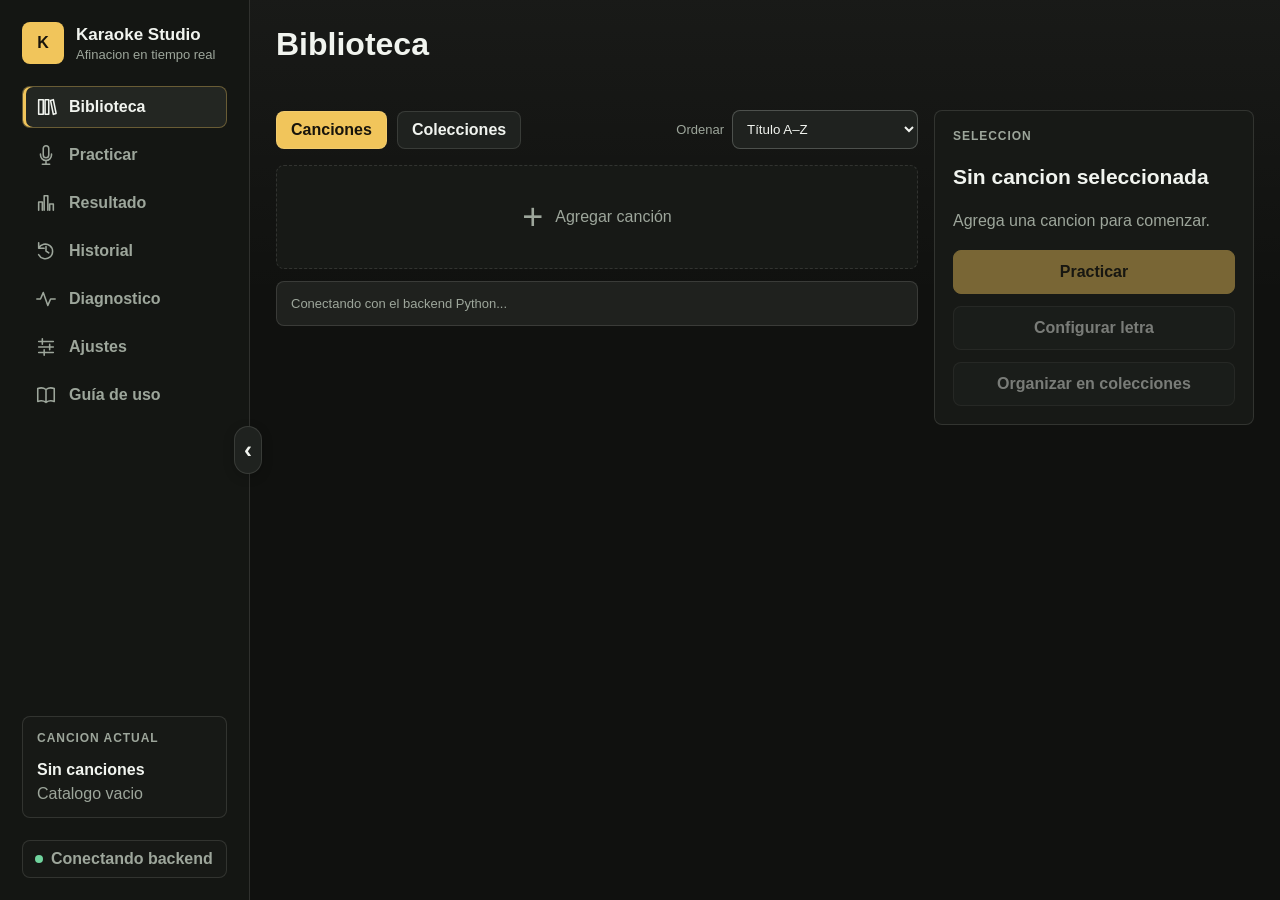
<file: ui_live/index.html>
<!doctype html>
<html lang="es">
<head>
  <meta charset="utf-8">
  <meta name="viewport" content="width=device-width, initial-scale=1">
  <title>Karaoke Studio</title>
  <link rel="stylesheet" href="styles.css">
  <link rel="stylesheet" href="feedback.css">
  <link rel="stylesheet" href="lyrics.css">
  <link rel="stylesheet" href="review.css">
  <link rel="stylesheet" href="tutorial.css">
</head>
<body data-view="library">
  <main class="app-shell">
    <aside class="side-nav">
      <div class="brand">
        <div class="brand-mark">K</div>
        <div>
          <div class="brand-title">Karaoke Studio</div>
          <div class="brand-subtitle">Afinacion en tiempo real</div>
        </div>
      </div>

      <nav class="app-nav" aria-label="Vistas principales">
        <button class="nav-item is-active" type="button" data-view-target="library">Biblioteca</button>
        <button class="nav-item" type="button" data-view-target="practice">Practicar</button>
        <button class="nav-item" type="button" data-view-target="result">Resultado</button>
        <button class="nav-item" type="button" data-view-target="history">Historial</button>
        <button class="nav-item" type="button" data-view-target="diagnostics">Diagnostico</button>
        <button class="nav-item" type="button" data-view-target="settings">Ajustes</button>
        <button class="nav-item" type="button" data-view-target="guide">Guía de uso</button>
      </nav>

      <section class="now-card">
        <div class="section-label">Cancion actual</div>
        <strong id="selectedSongMini">Sin canciones</strong>
        <span id="selectedSongMiniMeta">Catalogo vacio</span>
      </section>

      <div class="status-strip">
        <span class="status-dot" id="statusDot"></span>
        <span id="statusLabel">Listo</span>
      </div>
    </aside>

    <section class="workspace">
      <header class="topbar">
        <div>
          <div class="eyebrow" id="artistLabel">Catalogo</div>
          <h1 id="songTitle">Karaoke Studio</h1>
        </div>
      </header>

      <section class="view-panel" data-view-panel="guide" aria-label="Guía de uso">
        <div class="guide-toolbar">
          <button class="button button-primary" type="button" id="guideLibrary">Ir a la biblioteca</button>
          <button class="button" type="button" id="repeatTutorial">Ver tutorial interactivo</button>
          <label><input id="hideGuide" type="checkbox" disabled> No volver a mostrar al iniciar</label>
          <small role="status" id="guideNotice"></small>
        </div>
        <iframe id="guideFrame" title="Manual de Karaoke Studio por apartados" src="../Guia de Karaoke Studio.html"></iframe>
      </section>
      <section class="view-panel is-active" data-view-panel="library">
        <div id="collectionHeading" hidden><button class="button" id="collectionBack" type="button" aria-label="Volver a colecciones">‹</button><h2 id="collectionTitle"></h2></div>
        <div class="section-head">
          <div>
            <div class="section-label">Biblioteca</div>
            <h2>Canciones</h2>
          </div>
</div>
        <div class="library-layout">
          <section class="song-browser">
            <div class="library-toolbar">
              <button class="button" id="libraryAll" type="button">Canciones</button>
              <button class="button" id="libraryFolders" type="button">Colecciones</button>
              <label>Ordenar <select id="librarySort"><option value="alpha">Título A–Z</option><option value="added">Añadidas recientemente</option><option value="last">Últimas cantadas</option><option value="count">Más cantadas</option></select></label>
            </div>
            <div id="collectionToolbar" hidden><button class="button" id="collectionCreate" type="button">Nueva colección</button><p id="collectionHint"></p></div>
            <div id="collectionGrid"></div>
            <p id="libraryNotice" role="status"></p>
            <button class="song-card song-add-card" id="addButton" type="button" aria-label="Agregar canción"><span aria-hidden="true">+</span><span>Agregar canción</span></button>
            <div class="song-list" id="songList"></div>
          </section>
          <aside class="song-detail">
            <div class="section-label">Seleccion</div>
            <h3 id="librarySongTitle">Sin cancion seleccionada</h3>
            <p id="librarySongMeta">Agrega una cancion para comenzar.</p>
            <button class="button button-primary button-large" id="libraryPracticeButton" type="button" disabled>Practicar</button>
            <button class="button button-large" id="libraryLyricsButton" type="button" disabled>Configurar letra</button>
            <button class="button button-large" id="songCollections" type="button">Organizar en colecciones</button>
          </aside>
        </div>
      </section>

      <section class="view-panel" data-view-panel="practice">
        <div class="section-head">
          <div>
            <div class="section-label">Practicar</div>
            <h2>Referencia y voz en vivo</h2>
          </div>
        </div>
        <div id="practiceChartMount"></div>
      </section>

      <section class="view-panel" data-view-panel="result">
        <div class="section-head">
          <div>
            <div class="section-label">Resultado</div>
            <h2>Toma seleccionada</h2>
          </div>
        </div>
        <p class="feedback-note">Revisa qué te salió bien y qué puedes practicar. El análisis solo incluye las partes que pudimos comparar; no es una nota final de tu interpretación.</p>
        <section class="metrics-grid">
          <article class="metric-tile">
            <span>Notas muy cercanas</span>
            <strong id="metricTight">--</strong>
            <p id="metricTightNote">--</p>
          </article>
          <article class="metric-tile">
            <span>Notas cercanas</span>
            <strong id="metricLoose">--</strong>
            <p id="metricLooseNote">--</p>
          </article>
          <article class="metric-tile">
            <span>Cuánto pudimos revisar</span>
            <strong id="metricTrend">--</strong>
            <p id="metricTrendNote">--</p>
          </article>
          <article class="metric-tile">
            <span>Notas revisadas</span>
            <strong id="metricPoints">--</strong>
            <p id="metricPointsNote">--</p>
          </article>
        </section>
        <div class="result-layout">
          <div id="resultChartMount"></div>
          <div id="resultPlayerMount"></div>
        </div>
        <div id="resultFeedbackMount"></div>
      </section>

      <section class="view-panel" data-view-panel="history">
        <div class="section-head">
          <div>
            <div class="section-label">Historial</div>
            <h2>Tomas guardadas</h2>
          </div>
        </div>
        <div class="history-layout">
          <section class="takes-panel">
            <div class="take-list" id="takeList"></div>
          </section>
          <section class="history-detail">
            <div id="historyChartMount"></div>
            <div id="historyPlayerMount"></div>
            <div id="historyFeedbackMount"></div>
          </section>
        </div>
      </section>

      <section class="view-panel" data-view-panel="diagnostics">
        <div class="section-head">
          <div>
            <div class="section-label">Diagnostico</div>
            <h2>Lectura de referencia</h2>
          </div>
          <button class="button" id="referenceDiagnosticButton" type="button">Analizar referencia</button>
        </div>
        <section class="diagnostic-layout">
          <article class="diagnostic-card">
            <div class="section-label">Capas</div>
            <div class="diagnostic-metrics">
              <div>
                <span>Crudo</span>
                <strong id="diagnosticRawCount">--</strong>
              </div>
              <div>
                <span>Filtrado</span>
                <strong id="diagnosticFilteredCount">--</strong>
              </div>
              <div>
                <span>Corregido</span>
                <strong id="diagnosticCorrectedCount">--</strong>
              </div>
              <div>
                <span>Octavas</span>
                <strong id="diagnosticOctaveCount">--</strong>
              </div>
            </div>
            <p id="diagnosticStatus">Analiza la referencia para revisar que notas se pierden o se corrigen.</p>
          </article>
          <article class="diagnostic-chart-card">
            <div class="diagnostic-legend">
              <span><i class="swatch raw"></i> Crudo</span>
              <span><i class="swatch filtered"></i> Filtrado</span>
              <span><i class="swatch corrected"></i> Corregido</span>
            </div>
            <svg id="diagnosticChart" class="diagnostic-chart" viewBox="0 0 1200 420" role="img" aria-label="Diagnostico de lectura de referencia">
              <g id="diagnosticGridLayer"></g>
              <path id="diagnosticRawPath" class="diagnostic-raw"></path>
              <path id="diagnosticFilteredPath" class="diagnostic-filtered"></path>
              <path id="diagnosticCorrectedPath" class="diagnostic-corrected"></path>
            </svg>
            <div class="diagnostic-empty" id="diagnosticEmpty">Sin diagnostico cargado</div>
          </article>
        </section>
      </section>

      <section class="view-panel" data-view-panel="settings">
        <div class="section-head">
          <div>
            <div class="section-label">Ajustes</div>
            <h2>Audio y deteccion</h2>
          </div>
        </div>
        <section class="settings-grid">
          <article class="session-card feedback-settings">
            <div class="section-label">Explicación de resultados</div>
            <h3>Retroalimentación local</h3>
            <p>Las explicaciones se construyen con las métricas y los eventos de tu interpretación. Funcionan sin cuentas, conexión ni descargas de modelos de lenguaje.</p>
            <p>La sincronización se compensa automáticamente cuando hay evidencia suficiente. Puedes modificarla o desactivarla en el análisis de cada toma.</p>
            <p>Las recomendaciones describen afinación y detección; no evalúan técnica vocal ni ritmo.</p>
          </article>
          <article class="session-card">
            <div class="section-label">Dispositivos</div>
            <label class="setting-row"><span>Micrófono</span><select id="audioInput" aria-label="Micrófono"></select></label>
            <label class="setting-row"><span>Salida al cantar</span><select id="audioOutput" aria-label="Salida al cantar"></select></label>
            <p id="audioDeviceStatus" role="status" class="feedback-note"></p>
            <span id="inputDeviceLabel" hidden></span><span id="outputDeviceLabel" hidden></span>
          </article>
          <article class="session-card">
            <div class="section-label">Diagnostico</div>
            <div class="session-row">
              <span>Ruido</span>
              <strong id="noiseLabel">--</strong>
            </div>
            <div class="session-row">
              <span>Descartes</span>
              <strong id="rejectLabel">--</strong>
            </div>
          </article>
          <article class="session-card">
            <div class="section-label">Grafico</div>
            <label class="setting-row" for="notationSelect">
              <span>Notacion de notas</span>
              <select id="notationSelect">
                <option value="es" selected>Do, Re, Mi (latina)</option>
                <option value="en">C, D, E (anglosajona)</option>
              </select>
            </label>
          </article>
          <article class="session-card">
            <div class="section-label">Apariencia</div>
            <div class="session-row">
              <span>Tema</span>
              <button class="button theme-toggle" id="themeToggleButton" type="button">Tema oscuro</button>
            </div>
          </article>
        </section>
      </section>
    </section>
  </main>

  <section id="preparationProgress" class="preparation-progress hidden" role="status" aria-live="polite">
    <strong id="preparationMessage">Preparando canción…</strong>
    <progress aria-label="Preparación de la canción"></progress>
    <span id="preparationElapsed">La separación puede tardar varios minutos.</span>
  </section>
  <div class="module-dock" id="moduleDock">
    <section class="live-panel" id="chartModule">
      <section id="lyricsPanel" aria-label="Letra sincronizada">
        <div class="lyrics-heading"><strong>LETRA SINCRONIZADA</strong><div class="lyrics-actions"><label><input id="lyricsVisible" type="checkbox" checked> Mostrar</label><button class="button button-small" id="lyricsConfigure" type="button">Configurar letra</button></div></div>
        <div id="lyricsDisplay"><p id="lyricsCurrent">Añade una letra sincronizada para cantar.</p><p id="lyricsNext"></p></div>
        <dialog id="lyricsSettings" aria-labelledby="lyricsDialogTitle"><div class="lyrics-dialog-head"><h2 id="lyricsDialogTitle">Configurar letra</h2><button class="button" id="lyricsClose" type="button" aria-label="Cerrar configuración de letra">Cerrar</button></div>
          <p>Busca una versión que coincida con tu audio o importa un archivo LRC. Se guarda para usarla sin conexión.</p>
          <label>Título <input id="lyricsTitle" type="text"></label>
          <label>Artista <input id="lyricsArtist" type="text"></label>
          <button id="lyricsSearch" type="button">Buscar en LRCLIB</button>
          <label>Importar .lrc <input id="lyricsFile" type="file" accept=".lrc,text/plain"></label>
          <p id="lyricsStatus" role="status"></p><div id="lyricsResults"></div>
          <label>Ajuste de la letra (ms) <input id="lyricsOffset" type="number" min="-30000" max="30000" step="100" value="0"></label>
          <button id="lyricsSaveOffset" type="button">Guardar ajuste</button>
          <p>Un valor positivo retrasa la letra; uno negativo la adelanta. No modifica la evaluación de tu voz.</p>
          <small id="lyricsSource"></small>
        </dialog>
      </section>
      <div class="live-header">
        <div class="timer">
          <span id="currentTime">0:00</span>
          <span>/</span>
          <span id="durationTime">3:12</span>
        </div>
        <div class="live-stats">
          <div class="current-note">
            <span>Tu nota</span>
            <strong id="currentNote">--</strong>
          </div>
          <div class="performance-summary">
            <span>Tendencia de tu voz</span>
            <strong id="averageError">--</strong>
          </div>
        </div>
      </div>

      <div class="chart-shell" id="chartShell">
        <div class="note-ruler" id="noteRuler"></div>
        <svg id="pitchChart" viewBox="0 0 1200 520" preserveAspectRatio="none" role="img" aria-label="Grafico de notas esperadas y obtenidas">
          <g id="gridLayer"></g>
          <g id="referenceBlockLayer"></g>
          <path id="referencePath" class="reference-line"></path>
          <g id="userBlockLayer"></g>
          <g id="userSegmentLayer"></g>
          <path id="userPath" class="user-line"></path>
          <line id="cursorLine" class="cursor-line" x1="0" x2="0" y1="0" y2="520"></line>
        </svg>
        <div class="chart-legend">
          <span><i class="swatch reference"></i> Referencia</span>
          <span><i class="swatch good"></i> Afinado</span>
          <span><i class="swatch near"></i> Cerca</span>
          <span><i class="swatch far"></i> Fuera</span>
          <span><i class="swatch unknown"></i> Sin pareja</span>
        </div>
        <input id="detailX" class="detail-scroll detail-scroll-x" type="range" min="0" max="100" value="0">
        <input id="detailY" class="detail-scroll detail-scroll-y" type="range" min="0" max="100" value="45">
      </div>

      <div class="timeline">
        <div class="timeline-track">
          <div class="timeline-fill" id="timelineFill"></div>
        </div>
      </div>

      <div class="alignment-row">
        <span>Ajustar tiempo</span>
        <input id="visualOffset" type="range" min="-700" max="700" step="10" value="0">
        <strong id="visualOffsetLabel">0 ms</strong>
        <button class="button button-small" id="visualAutoAlignButton" type="button">Auto</button>
        <button class="button button-small" id="visualOffsetResetButton" type="button">0</button>
        <span class="feedback-note" id="visualAlignmentHint">Alineación compartida con el análisis de la toma.</span>
      </div>

      <div class="control-row">
        <button class="button chart-notation-toggle" id="notationToggleButton" type="button">Notas: Do, Re, Mi ⇄</button>
        <button class="button button-primary button-large" id="startButton" type="button">Cantar</button>
        <button class="button button-danger button-large" id="stopButton" type="button" disabled>Detener</button>
        <button class="button button-large" id="detailButton" type="button" disabled>Ver detalle</button>
        <button class="button button-large hidden" id="fullButton" type="button">Ver cancion completa</button>
      </div>
    </section>

    <section class="take-player" id="takePlayer">
      <div class="take-player-head">
        <div>
          <span>Toma guardada</span>
          <strong id="selectedTakeLabel">Sin toma seleccionada</strong>
        </div>
        <div id="takeTimeLabel">0:00 / 0:00</div>
      </div>
      <div class="take-player-controls">
        <button class="button" id="takePlayButton" type="button" disabled>Reproducir toma</button>
        <button class="button" id="takeStopButton" type="button" disabled>Parar</button>
        <button class="button" id="takeRenameButton" type="button" disabled>Renombrar</button>
        <button class="button" id="takeFavoriteButton" type="button" disabled>Favorita</button>
        <button class="button button-danger" id="takeDeleteButton" type="button" disabled>Eliminar toma</button>
      </div>
      <div class="mix-row">
        <button class="button mix-button" id="voiceMuteButton" type="button" disabled>Voz</button>
        <input id="voiceVolume" type="range" min="0" max="100" value="85" disabled>
      </div>
      <div class="mix-row">
        <button class="button mix-button" id="trackMuteButton" type="button" disabled>Pista</button>
        <input id="trackVolume" type="range" min="0" max="100" value="65" disabled>
      </div>
      <div class="sync-row">
        <span>Sincronia pista</span>
        <input id="syncOffset" type="range" min="-300" max="300" value="0" disabled>
        <strong id="syncOffsetLabel">0 ms</strong>
      </div>
    </section>
  </div>

  <div class="modal-backdrop hidden" id="songModal" role="dialog" aria-modal="true" aria-labelledby="songModalTitle">
    <form class="song-modal" id="songModalForm">
      <div class="modal-head">
        <div>
          <div class="section-label" id="songModalEyebrow">Biblioteca</div>
          <h2 id="songModalTitle">Agregar canción</h2>
        </div>
        <button class="button modal-close" id="songModalCancelX" type="button" aria-label="Cerrar">×</button>
      </div>
      <div class="selected-file">
        <span>Audio seleccionado</span>
        <strong id="songModalFileName">Audio</strong>
      </div>
      <label class="modal-field" for="songTitleInput">
        <span>Título</span>
        <input id="songTitleInput" type="text" autocomplete="off" required>
      </label>
      <label class="modal-field" for="songArtistInput">
        <span>Artista</span>
        <input id="songArtistInput" type="text" autocomplete="off">
      </label>
      <p class="modal-error" id="songModalError"></p>
      <div class="modal-actions">
        <button class="button" id="songModalCancel" type="button">Cancelar</button>
        <button class="button button-primary" id="songModalSubmit" type="submit">Agregar</button>
      </div>
    </form>
  </div>

  <div class="modal-backdrop hidden" id="genericModal" role="dialog" aria-modal="true" aria-labelledby="genericModalTitle">
    <form class="song-modal" id="genericModalForm">
      <div class="modal-head">
        <div>
          <div class="section-label" id="genericModalEyebrow">Toma</div>
          <h2 id="genericModalTitle">Gestionar toma</h2>
        </div>
        <button class="button modal-close" id="genericModalCancelX" type="button" aria-label="Cerrar">×</button>
      </div>
      <p class="modal-message" id="genericModalMessage"></p>
      <label class="modal-field hidden" id="genericModalInputRow" for="genericModalInput">
        <span id="genericModalInputLabel">Nombre</span>
        <input id="genericModalInput" type="text" autocomplete="off">
      </label>
      <p class="modal-error" id="genericModalError"></p>
      <div class="modal-actions">
        <button class="button" id="genericModalCancel" type="button">Cancelar</button>
        <button class="button button-primary" id="genericModalSubmit" type="submit">Guardar</button>
      </div>
    </form>
  </div>

  <script src="app.js"></script>
  <script src="youtube.js"></script>
  <script src="feedback.js"></script>
  <script src="lyrics.js"></script>
  <script src="review.js"></script>
  <script src="devices.js"></script>
  <script src="library.js"></script>
  <script src="sidebar.js"></script>
  <script src="tutorial.js"></script>
  <script src="guide.js"></script>
</body>
</html>
</file>
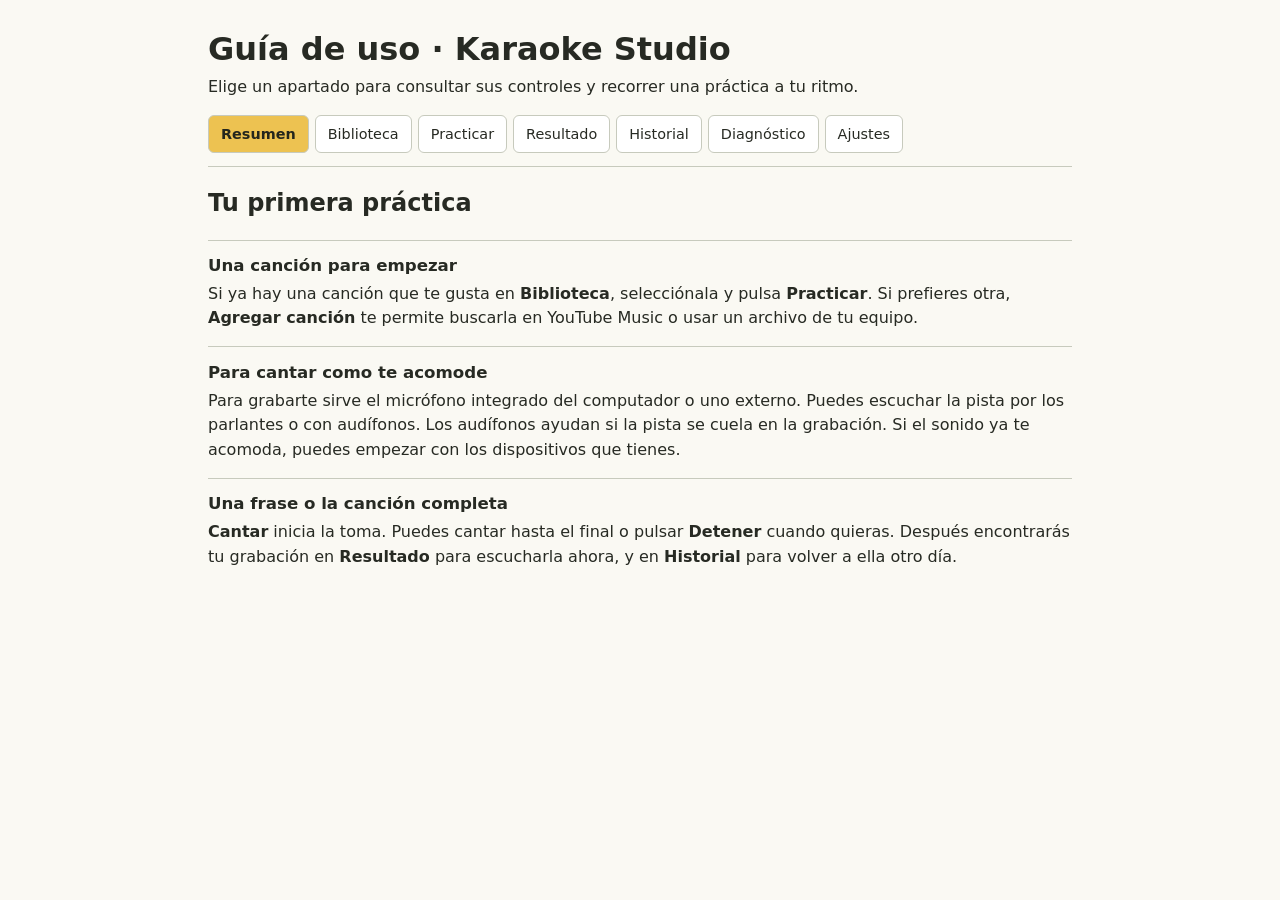
<file: Guia de Karaoke Studio.html>
<!doctype html>
<html lang="es"><head><meta charset="utf-8"><meta name="viewport" content="width=device-width, initial-scale=1"><title>Guía de uso · Karaoke Studio</title>
<style>
:root{color-scheme:light dark;--bg:#faf9f3;--fg:#272a23;--line:#c7cabd;--accent:#edc251;--card:#fff}
@media(prefers-color-scheme:dark){:root{--bg:#171916;--fg:#eef0e8;--line:#464a40;--card:#20231e}}
*{box-sizing:border-box}body{margin:0;padding:clamp(14px,3vw,30px);font:16px/1.55 system-ui,sans-serif;color:var(--fg);background:var(--bg)}main{max-width:54rem;margin:auto}
h1,h2,h3{line-height:1.22}h1{margin:0}header p{margin:.35rem 0 1rem}.tabs{display:flex;flex-wrap:wrap;gap:6px;padding-bottom:.85rem;border-bottom:1px solid var(--line)}
button{font:inherit;font-size:.9rem;color:inherit;background:var(--card);border:1px solid var(--line);border-radius:6px;padding:.4rem .75rem;cursor:pointer}button[aria-selected=true]{background:var(--accent);color:#24261d;font-weight:700}button:focus-visible{outline:3px solid #5895db;outline-offset:2px}
h2{margin:1.35rem 0}h3{font-size:1.04rem;margin:0}article{padding:.95rem 0;border-top:1px solid var(--line)}article p{margin:.35rem 0 0}
@media print{.tabs{display:none}[role=tabpanel][hidden]{display:block}article{break-inside:avoid}}
</style></head><body><main><header><h1>Guía de uso · Karaoke Studio</h1><p>Elige un apartado para consultar sus controles y recorrer una práctica a tu ritmo.</p></header>
<div class="tabs" role="tablist" aria-label="Apartados de la guía"><button id="tab0" type="button" role="tab" aria-controls="panel0" aria-selected="true" tabindex="0">Resumen</button>
<button id="tab1" type="button" role="tab" aria-controls="panel1" aria-selected="false" tabindex="-1">Biblioteca</button>
<button id="tab2" type="button" role="tab" aria-controls="panel2" aria-selected="false" tabindex="-1">Practicar</button>
<button id="tab3" type="button" role="tab" aria-controls="panel3" aria-selected="false" tabindex="-1">Resultado</button>
<button id="tab4" type="button" role="tab" aria-controls="panel4" aria-selected="false" tabindex="-1">Historial</button>
<button id="tab5" type="button" role="tab" aria-controls="panel5" aria-selected="false" tabindex="-1">Diagnóstico</button>
<button id="tab6" type="button" role="tab" aria-controls="panel6" aria-selected="false" tabindex="-1">Ajustes</button></div>
<section role="tabpanel" id="panel0" aria-labelledby="tab0" tabindex="0"><h2>Tu primera práctica</h2>
<article><h3>Una canción para empezar</h3><p>Si ya hay una canción que te gusta en <b>Biblioteca</b>, selecciónala y pulsa <b>Practicar</b>. Si prefieres otra, <b>Agregar canción</b> te permite buscarla en YouTube Music o usar un archivo de tu equipo.</p></article>
<article><h3>Para cantar como te acomode</h3><p>Para grabarte sirve el micrófono integrado del computador o uno externo. Puedes escuchar la pista por los parlantes o con audífonos. Los audífonos ayudan si la pista se cuela en la grabación. Si el sonido ya te acomoda, puedes empezar con los dispositivos que tienes.</p></article>
<article><h3>Una frase o la canción completa</h3><p><b>Cantar</b> inicia la toma. Puedes cantar hasta el final o pulsar <b>Detener</b> cuando quieras. Después encontrarás tu grabación en <b>Resultado</b> para escucharla ahora, y en <b>Historial</b> para volver a ella otro día.</p></article>
</section>
<section role="tabpanel" id="panel1" aria-labelledby="tab1" tabindex="0" hidden><h2>Canciones y colecciones</h2>
<article><h3>Una canción de YouTube Music o de tu equipo</h3><p>En <b>Agregar canción</b> puedes buscar por título y artista, o usar <b>Elegir archivo local</b>. En los resultados de YouTube Music, el artista, el álbum y la duración ayudan a reconocer la versión que buscas. Una grabación con voz le da a la aplicación la melodía que usará como referencia.</p></article>
<article><h3>Qué ocurre al agregarla</h3><p>Después de confirmar el título y el artista con <b>Agregar</b>, la aplicación prepara la pista y detecta las notas de la voz. El panel de progreso muestra cómo va. La aplicación debe permanecer abierta hasta que termine la preparación. La canción quedará en tu biblioteca para las próximas sesiones.</p></article>
<article><h3>Tu repertorio</h3><p>En <b>Canciones</b>, el menú <b>Ordenar</b> permite encontrar un tema por título, por cuándo lo agregaste o por cuánto lo has cantado. Si te gusta agrupar tus canciones, en <b>Colecciones → Nueva colección</b> puedes crear un grupo y añadirle temas desde <b>Organizar en colecciones</b>.</p></article>
</section>
<section role="tabpanel" id="panel2" aria-labelledby="tab2" tabindex="0" hidden><h2>La voz y la referencia en vivo</h2>
<article><h3>Al empezar a cantar</h3><p>Desde la canción seleccionada, <b>Practicar</b> abre el gráfico y <b>Cantar</b> inicia una toma, es decir, una grabación de tu interpretación. Antes de que suene la pista, la aplicación mide el ruido ambiente. Esperar en silencio esos instantes ayuda a que reconozca mejor tu voz.</p></article>
<article><h3>Qué muestra el gráfico</h3><p>El tiempo avanza de izquierda a derecha. Cada bloque marca la altura y la duración de una nota de referencia. Si en ese instante tu trazo queda más arriba, tu voz suena más aguda. Si queda más abajo, suena más grave. Puedes mirar el gráfico mientras cantas o concentrarte en la música y revisarlo después.</p></article>
<article><h3>La letra en pantalla</h3><p>Si te gusta cantar con la letra a la vista, en <b>Configurar letra</b> puedes buscarla en LRCLIB o importar un archivo .lrc sincronizado. Conviene que corresponda a la misma versión de la canción. Si aparece demasiado pronto, un ajuste positivo en milisegundos la retrasa. <b>Guardar ajuste</b> conserva ese cambio y la casilla <b>Mostrar</b> permite ocultar la letra.</p></article>
<article><h3>Hasta dónde cantar</h3><p><b>Detener</b> termina la toma y permite revisar lo que alcanzaste a cantar. Si solo te interesa el primer coro, ese puede ser tu punto de cierre. Para escuchar cómo cambia de un intento a otro, suele ayudar cantar hasta la misma frase.</p></article>
</section>
<section role="tabpanel" id="panel3" aria-labelledby="tab3" tabindex="0" hidden><h2>Tu interpretación</h2>
<article><h3>Cuánto se pudo revisar</h3><p><b>Notas revisadas</b> indica cuántas notas de referencia pudieron compararse con tu voz. Si aparecen 3 de 12, los porcentajes de cercanía describen esas tres. La grabación completa sigue disponible para escuchar el resto del pasaje.</p></article>
<article><h3>Qué significan los porcentajes</h3><p><b>Notas muy cercanas</b> incluye las notas comparadas que quedaron a medio semitono o menos de la referencia (50 cents). <b>Notas cercanas</b> incluye las que quedaron a un semitono o menos (100 cents). Una nota muy cercana cuenta en ambos porcentajes.</p></article>
<article><h3>Una frase que te interese</h3><p>En <b>Análisis por fragmentos</b> puedes elegir un intervalo y usar <b>Escuchar mi fragmento</b> para oírlo junto con la observación que aparece en pantalla. Por ejemplo, si la última nota quedó más grave de lo que buscabas, podrías probar un final un poco más agudo en otra toma.</p></article>
<article><h3>Tu voz, sola o con la pista</h3><p><b>Reproducir toma</b> permite escuchar cómo suena tu voz junto al acompañamiento. Si prefieres oírla sola, puedes silenciar la pista. <b>Ver detalle</b> acerca el gráfico y la vista de canción completa permite ubicar ese pasaje dentro del tema.</p></article>
</section>
<section role="tabpanel" id="panel4" aria-labelledby="tab4" tabindex="0" hidden><h2>Tus grabaciones</h2>
<article><h3>Dónde están tus grabaciones</h3><p><b>Historial</b> muestra las tomas de la canción seleccionada en Biblioteca. Al elegir una toma, el gráfico, el reproductor y el análisis pasan a mostrar esa grabación. Para ver las de otro tema, puedes cambiar de canción en Biblioteca.</p></article>
<article><h3>Cómo reconocer una toma</h3><p>Si quieres recordar qué estabas practicando, <b>Renombrar</b> te permite ponerle un nombre como «Primera vez que canto el coro». También puedes marcar una toma como <b>Favorita</b> para reconocerla al volver.</p></article>
<article><h3>Dos versiones de una misma frase</h3><p>Si quieres seguir tu avance, una opción es escuchar el mismo pasaje en dos tomas. Además de cómo te suena, puedes mirar dónde quedó tu voz respecto de la referencia y cuántas notas se compararon en cada intento. <b>Eliminar toma</b> corresponde a la grabación seleccionada.</p></article>
</section>
<section role="tabpanel" id="panel5" aria-labelledby="tab5" tabindex="0" hidden><h2>La referencia de la canción</h2>
<article><h3>De dónde sale la referencia</h3><p>Si te da curiosidad cómo se identificaron las notas de la canción, <b>Analizar referencia</b> muestra la lectura de la voz original del tema seleccionado. El análisis de tu propia toma está en Resultado e Historial.</p></article>
<article><h3>Las tres líneas del gráfico</h3><p>La leyenda identifica tres lecturas de la misma voz. <b>Crudo</b> muestra la altura detectada inicialmente. <b>Filtrado</b> muestra los puntos que se conservaron y <b>Corregido</b>, la altura tras los ajustes. Para ver qué cambió en una nota, puedes comparar las líneas en el mismo punto del eje de tiempo.</p></article>
<article><h3>Cuando una nota parece saltar</h3><p>A veces la referencia cambia bruscamente de altura en una vocal que suena sostenida. Mirar ese instante en las tres líneas permite ver si el salto estaba en la detección inicial o cambió después. El indicador <b>Octavas</b> da información sobre las correcciones de octava.</p></article>
</section>
<section role="tabpanel" id="panel6" aria-labelledby="tab6" tabindex="0" hidden><h2>Sonido y preferencias</h2>
<article><h3>Por dónde entra y sale el sonido</h3><p>Si quieres cambiar de dispositivo, <b>Micrófono</b> permite elegir entre las entradas disponibles y <b>Salida al cantar</b>, por dónde escucharás la pista. La selección se guarda al elegirla y se aplica a la próxima grabación. Si hay una toma en curso, puedes cambiar el dispositivo cuando termine.</p></article>
<article><h3>Si tu voz no aparece en el gráfico</h3><p>Conviene comprobar que esté seleccionado el micrófono que estás usando y que Windows permita el acceso. Una toma corta suele bastar para probarlo. Si el micrófono recoge mucho acompañamiento, puedes bajar el volumen de los parlantes o probar con audífonos. <b>Ruido</b> y <b>Descartes</b> ofrecen más detalles sobre la detección.</p></article>
<article><h3>El gráfico a tu gusto</h3><p>En <b>Notación de notas</b> puedes elegir los nombres que te resulten más familiares, como Do, Re, Mi o C, D, E. Ambas opciones representan las mismas alturas. En <b>Apariencia</b> puedes elegir el tema claro u oscuro.</p></article>
<article><h3>Al abrir la aplicación</h3><p>Si prefieres empezar en Biblioteca, la casilla <b>No volver a mostrar al iniciar</b> está en <b>Guía de uso</b>. La guía queda disponible en el menú lateral, donde también puedes volver a activar su aparición al inicio.</p></article>
</section>
</main><script>
const tabs = Array.from(document.querySelectorAll('[role="tab"]'));
function select(tab) {
  for (const item of tabs) {
    const active = item === tab;
    item.setAttribute('aria-selected', String(active));
    item.tabIndex = active ? 0 : -1;
    document.getElementById(item.getAttribute('aria-controls')).hidden = !active;
  }
}
tabs.forEach((tab, index) => {
  tab.onclick = () => select(tab);
  tab.onkeydown = event => {
    const next = {ArrowRight:(index+1)%tabs.length, ArrowLeft:(index+tabs.length-1)%tabs.length, Home:0, End:tabs.length-1}[event.key];
    if (next === undefined) return;
    event.preventDefault();
    select(tabs[next]);
    tabs[next].focus();
  };
});
if (window.self !== window.top) document.querySelector('header h1').hidden = true;
</script></body></html>
</file>
<file: ui_live/styles.css>
:root {
  --bg: #10110f;
  --surface: #171916;
  --surface-2: #1f221f;
  --surface-3: #292d29;
  --side-bg: #141613;
  --ink: #f1f4ef;
  --muted: #9da69b;
  --soft: rgba(241, 244, 239, 0.07);
  --line: rgba(241, 244, 239, 0.12);
  --line-strong: rgba(241, 244, 239, 0.22);
  --gold: #f1c55b;
  --gold-ink: #18140b;
  --orange: #e68a00;
  --reference: #d9e0e8;
  --blue: #65b7ff;
  --red: #ff746d;
  --green: #70d49e;
  --near: #f0c74e;
  --shadow: 0 28px 90px rgba(0, 0, 0, 0.34);
  --body-glow: rgba(241, 244, 239, 0.04);
  --nav-active-line: rgba(241, 197, 91, 0.34);
  --recording-glow: rgba(255, 116, 109, 0.14);
  --primary-hover: #ffd57e;
  --danger-ink: #ffe7e4;
  --danger-bg: rgba(255, 116, 109, 0.18);
  --danger-line: rgba(255, 116, 109, 0.46);
  --modal-backdrop: rgba(5, 6, 5, 0.72);
  --modal-glow: rgba(241, 197, 91, 0.08);
  --selected-file-bg: rgba(241, 244, 239, 0.06);
  --focus-line: rgba(241, 197, 91, 0.76);
  --focus-ring: rgba(241, 197, 91, 0.14);
  --error-ink: #ffaaa4;
  --song-active-bg: #20231f;
  --song-active-line: rgba(241, 197, 91, 0.36);
  --take-active-bg: #1d2225;
  --take-active-line: rgba(101, 183, 255, 0.36);
  --chart-bg: #0d0f0d;
  --chart-ruler-bg: rgba(16, 17, 15, 0.9);
  --chart-grid-y: rgba(241, 244, 239, 0.13);
  --chart-grid-x: rgba(241, 244, 239, 0.08);
  --grid-line: rgba(241, 244, 239, 0.14);
  --reference-block-fill: rgba(217, 224, 232, 0.58);
  --reference-block-stroke: rgba(246, 249, 252, 0.38);
  --reference-line: rgba(217, 224, 232, 0.5);
  --user-line: rgba(250, 252, 250, 0.9);
  --user-line-shadow: rgba(241, 244, 239, 0.2);
  --user-unknown-fill: rgba(241, 244, 239, 0.28);
  --user-unknown-stroke: rgba(241, 244, 239, 0.48);
  --note-chip-bg: #cbd3df;
  --note-chip-ink: #171b1a;
  --note-chip-hover: #e0e6ee;
  --chart-legend-bg: rgba(13, 15, 13, 0.78);
  --swatch-unknown: rgba(241, 244, 239, 0.72);
  --swatch-raw: rgba(255, 255, 255, 0.55);
  --timeline-bg: rgba(241, 244, 239, 0.12);
  --diagnostic-chart-bg: #0d0f0d;
  --diagnostic-grid-y: rgba(241, 244, 239, 0.1);
  --diagnostic-grid-x: rgba(241, 244, 239, 0.07);
  --diagnostic-legend-bg: rgba(13, 15, 13, 0.78);
  --diagnostic-grid-line: rgba(241, 244, 239, 0.12);
  --diagnostic-note-label: #cbd3df;
  --diagnostic-raw: rgba(255, 255, 255, 0.32);
  --diagnostic-filtered: rgba(255, 116, 109, 0.82);
  --diagnostic-corrected: rgba(112, 212, 158, 0.92);
  --take-preview-bg: rgba(13, 15, 13, 0.72);
}

body[data-theme="light"] {
  --bg: #eef2f3;
  --surface: #ffffff;
  --surface-2: #f3f6f5;
  --surface-3: #e6ecea;
  --side-bg: #e4ebea;
  --ink: #17201d;
  --muted: #63736d;
  --soft: rgba(37, 58, 53, 0.07);
  --line: rgba(31, 49, 45, 0.14);
  --line-strong: rgba(31, 49, 45, 0.24);
  --gold: #d99922;
  --gold-ink: #1d1608;
  --orange: #c97900;
  --reference: #68737b;
  --blue: #1f7cc2;
  --red: #d24942;
  --green: #238c57;
  --near: #c48a16;
  --shadow: 0 24px 70px rgba(41, 57, 54, 0.16);
  --body-glow: rgba(31, 124, 194, 0.07);
  --nav-active-line: rgba(217, 153, 34, 0.42);
  --recording-glow: rgba(210, 73, 66, 0.16);
  --primary-hover: #ebb64f;
  --danger-ink: #6e201b;
  --danger-bg: rgba(210, 73, 66, 0.1);
  --danger-line: rgba(210, 73, 66, 0.34);
  --modal-backdrop: rgba(20, 29, 27, 0.32);
  --modal-glow: rgba(217, 153, 34, 0.11);
  --selected-file-bg: rgba(31, 49, 45, 0.05);
  --focus-line: rgba(217, 153, 34, 0.72);
  --focus-ring: rgba(217, 153, 34, 0.16);
  --error-ink: #b8332e;
  --song-active-bg: #f8f1df;
  --song-active-line: rgba(217, 153, 34, 0.44);
  --take-active-bg: #e8f3fb;
  --take-active-line: rgba(31, 124, 194, 0.34);
  --chart-bg: #f8faf9;
  --chart-ruler-bg: rgba(228, 235, 234, 0.92);
  --chart-grid-y: rgba(31, 49, 45, 0.11);
  --chart-grid-x: rgba(31, 49, 45, 0.07);
  --grid-line: rgba(31, 49, 45, 0.15);
  --reference-block-fill: rgba(91, 101, 108, 0.32);
  --reference-block-stroke: rgba(61, 71, 78, 0.34);
  --reference-line: rgba(91, 101, 108, 0.48);
  --user-line: rgba(23, 32, 29, 0.9);
  --user-line-shadow: rgba(23, 32, 29, 0.1);
  --user-unknown-fill: rgba(31, 49, 45, 0.18);
  --user-unknown-stroke: rgba(31, 49, 45, 0.34);
  --note-chip-bg: #dce4ea;
  --note-chip-ink: #17201d;
  --note-chip-hover: #cdd9df;
  --chart-legend-bg: rgba(255, 255, 255, 0.84);
  --swatch-unknown: rgba(31, 49, 45, 0.42);
  --swatch-raw: rgba(23, 32, 29, 0.42);
  --timeline-bg: rgba(31, 49, 45, 0.13);
  --diagnostic-chart-bg: #f8faf9;
  --diagnostic-grid-y: rgba(31, 49, 45, 0.1);
  --diagnostic-grid-x: rgba(31, 49, 45, 0.07);
  --diagnostic-legend-bg: rgba(255, 255, 255, 0.84);
  --diagnostic-grid-line: rgba(31, 49, 45, 0.14);
  --diagnostic-note-label: #44515b;
  --diagnostic-raw: rgba(23, 32, 29, 0.32);
  --diagnostic-filtered: rgba(210, 73, 66, 0.82);
  --diagnostic-corrected: rgba(35, 140, 87, 0.92);
  --take-preview-bg: rgba(255, 255, 255, 0.72);
}

* {
  box-sizing: border-box;
}

body {
  min-height: 100vh;
  margin: 0;
  color: var(--ink);
  background:
    linear-gradient(180deg, var(--body-glow), transparent 300px),
    var(--bg);
  font-family: Inter, "Segoe UI", Arial, sans-serif;
}

button,
input {
  font: inherit;
}

.app-shell {
  display: grid;
  grid-template-columns: 250px minmax(0, 1fr);
  min-height: 100vh;
}

.side-nav {
  display: flex;
  flex-direction: column;
  gap: 22px;
  min-width: 0;
  padding: 22px;
  background: var(--side-bg);
  border-right: 1px solid var(--line);
}

.brand,
.status-strip,
.section-head,
.library-actions,
.song-meta,
.live-header,
.live-stats,
.chart-legend,
.timeline,
.control-row,
.take-card-head,
.take-player-head,
.take-player-controls,
.mix-row,
.sync-row,
.session-row,
.diagnostic-legend {
  display: flex;
  align-items: center;
}

.brand {
  gap: 12px;
}

.brand-mark {
  width: 42px;
  height: 42px;
  display: grid;
  place-items: center;
  color: var(--gold-ink);
  background: var(--gold);
  border-radius: 8px;
  font-weight: 850;
}

.brand-title {
  font-size: 17px;
  font-weight: 760;
}

.brand-subtitle,
.eyebrow,
.section-label,
.song-artist,
.song-meta,
.now-card span,
.song-detail p,
.take-card-head span,
.take-card-note,
.take-player-head span,
.take-player-head div:last-child,
.sync-row span,
.sync-row strong,
.session-row span,
.diagnostic-card p,
.diagnostic-metrics span,
.metric-tile span,
.current-note span,
.performance-summary span {
  color: var(--muted);
}

.brand-subtitle {
  margin-top: 2px;
  font-size: 13px;
}

.app-nav {
  display: grid;
  gap: 6px;
}

.nav-item {
  width: 100%;
  min-height: 42px;
  padding: 0 12px;
  color: var(--muted);
  text-align: left;
  background: transparent;
  border: 1px solid transparent;
  border-radius: 8px;
  cursor: pointer;
  font-weight: 760;
}

.nav-item:hover,
.nav-item.is-active {
  color: var(--ink);
  background: var(--soft);
  border-color: var(--line);
}

.nav-item.is-active {
  border-color: var(--nav-active-line);
  box-shadow: inset 3px 0 0 var(--gold);
}

.now-card,
.session-card,
.song-detail,
.diagnostic-card,
.diagnostic-chart-card,
.metric-tile,
.take-player,
.live-panel {
  border: 1px solid var(--line);
  border-radius: 8px;
  background: var(--surface);
}

.now-card {
  display: grid;
  gap: 6px;
  margin-top: auto;
  padding: 14px;
}

.now-card strong,
.now-card span {
  overflow: hidden;
  text-overflow: ellipsis;
  white-space: nowrap;
}

.status-strip {
  gap: 8px;
  min-height: 38px;
  padding: 0 12px;
  color: var(--muted);
  background: var(--surface);
  border: 1px solid var(--line);
  border-radius: 8px;
  font-weight: 760;
}

.status-dot {
  width: 8px;
  height: 8px;
  border-radius: 99px;
  background: var(--green);
}

.status-dot.is-recording {
  background: var(--red);
  box-shadow: 0 0 0 6px var(--recording-glow);
}

.workspace {
  min-width: 0;
  padding: 26px;
}

.topbar {
  display: flex;
  justify-content: space-between;
  gap: 18px;
  align-items: flex-start;
  min-height: 66px;
  margin-bottom: 18px;
}

.eyebrow {
  margin-bottom: 5px;
  font-size: 12px;
  font-weight: 800;
  letter-spacing: 0.08em;
  text-transform: uppercase;
}

h1,
h2,
h3,
p {
  margin-top: 0;
}

h1 {
  margin-bottom: 0;
  font-size: 32px;
  letter-spacing: 0;
}

h2 {
  margin-bottom: 0;
  font-size: 24px;
  letter-spacing: 0;
}

h3 {
  margin-bottom: 8px;
  font-size: 21px;
  letter-spacing: 0;
}

.section-label {
  margin-bottom: 10px;
  font-size: 12px;
  font-weight: 800;
  letter-spacing: 0.08em;
  text-transform: uppercase;
}

.section-head {
  justify-content: space-between;
  gap: 16px;
  margin-bottom: 18px;
}

.view-panel {
  display: none;
}

.view-panel.is-active {
  display: block;
}

.library-layout,
.history-layout,
.result-layout,
.settings-grid,
.diagnostic-layout {
  display: grid;
  gap: 16px;
  align-items: start;
}

.library-layout {
  grid-template-columns: minmax(0, 1fr) 320px;
}

.history-layout {
  grid-template-columns: 330px minmax(0, 1fr);
}

.result-layout {
  grid-template-columns: minmax(0, 1fr) 330px;
}

.settings-grid {
  grid-template-columns: repeat(2, minmax(0, 1fr));
}

.diagnostic-layout {
  grid-template-columns: 320px minmax(0, 1fr);
}

.library-actions,
.control-row {
  gap: 10px;
  flex-wrap: wrap;
}

.button {
  min-height: 38px;
  padding: 0 14px;
  color: var(--ink);
  background: var(--surface-2);
  border: 1px solid var(--line);
  border-radius: 8px;
  cursor: pointer;
  font-weight: 760;
}

.button:hover:not(:disabled) {
  background: var(--surface-3);
}

.button:disabled {
  cursor: not-allowed;
  opacity: 0.45;
}

.button-primary {
  color: var(--gold-ink);
  background: var(--gold);
  border-color: var(--gold);
}

.button-primary:hover:not(:disabled) {
  background: var(--primary-hover);
}

.button-danger {
  color: var(--danger-ink);
  background: var(--danger-bg);
  border-color: var(--danger-line);
}

.button-large {
  min-height: 44px;
  padding-inline: 18px;
}

.modal-open {
  overflow: hidden;
}

.modal-backdrop {
  position: fixed;
  z-index: 60;
  inset: 0;
  display: grid;
  place-items: center;
  padding: 24px;
  background: var(--modal-backdrop);
  backdrop-filter: blur(10px);
}

.song-modal {
  width: min(480px, 100%);
  display: grid;
  gap: 16px;
  padding: 20px;
  color: var(--ink);
  background:
    linear-gradient(180deg, var(--modal-glow), transparent 140px),
    var(--surface);
  border: 1px solid var(--line-strong);
  border-radius: 8px;
  box-shadow: var(--shadow);
}

.modal-head,
.modal-actions {
  display: flex;
  align-items: center;
  justify-content: space-between;
  gap: 12px;
}

.modal-head h2 {
  margin-bottom: 0;
}

.modal-close {
  width: 38px;
  min-height: 38px;
  padding: 0;
  font-size: 24px;
  line-height: 1;
}

.selected-file {
  display: grid;
  gap: 5px;
  padding: 12px;
  background: var(--selected-file-bg);
  border: 1px solid var(--line);
  border-radius: 8px;
}

.selected-file span,
.modal-field span {
  color: var(--muted);
  font-size: 12px;
  font-weight: 760;
  text-transform: uppercase;
}

.selected-file strong {
  overflow: hidden;
  text-overflow: ellipsis;
  white-space: nowrap;
}

.modal-message {
  margin: 0;
  color: var(--muted);
  line-height: 1.45;
}

.modal-field {
  display: grid;
  gap: 8px;
}

.modal-field input {
  width: 100%;
  min-height: 44px;
  padding: 0 13px;
  color: var(--ink);
  background: var(--surface-2);
  border: 1px solid var(--line);
  border-radius: 8px;
  outline: none;
}

.modal-field input:focus {
  border-color: var(--focus-line);
  box-shadow: 0 0 0 3px var(--focus-ring);
}

.modal-error {
  min-height: 18px;
  margin: 0;
  color: var(--error-ink);
  font-size: 13px;
}

.modal-actions {
  justify-content: flex-end;
}

.song-browser,
.takes-panel {
  min-width: 0;
}

.song-list,
.take-list {
  display: grid;
  gap: 10px;
}

.take-list {
  max-height: calc(100vh - 168px);
  overflow: auto;
  padding-right: 3px;
}

.empty-state {
  padding: 14px;
  color: var(--muted);
  background: var(--soft);
  border: 1px solid var(--line);
  border-radius: 8px;
  font-size: 13px;
}

.song-card,
.take-card {
  width: 100%;
  color: var(--ink);
  text-align: left;
  border-radius: 8px;
  cursor: pointer;
}

.song-card {
  display: grid;
  gap: 8px;
  padding: 15px;
  background: var(--surface);
  border: 1px solid var(--line);
}

.song-card:hover,
.song-card.is-active {
  background: var(--song-active-bg);
  border-color: var(--song-active-line);
}

.take-card {
  padding: 12px;
  background: var(--surface);
  border: 1px solid var(--line);
}

.take-card:hover,
.take-card.is-active {
  background: var(--take-active-bg);
  border-color: var(--take-active-line);
}

.song-title {
  overflow: hidden;
  font-weight: 760;
  text-overflow: ellipsis;
  white-space: nowrap;
}

.song-artist {
  font-size: 13px;
}

.song-meta {
  gap: 8px;
  font-size: 12px;
}

.song-detail {
  display: grid;
  gap: 12px;
  padding: 18px;
}

.song-detail p {
  margin-bottom: 6px;
  line-height: 1.45;
}

.live-panel {
  padding: 16px;
  box-shadow: var(--shadow);
}

.live-header {
  justify-content: space-between;
  gap: 14px;
  margin-bottom: 14px;
}

.live-stats {
  gap: 26px;
  justify-content: flex-end;
}

.timer {
  display: flex;
  gap: 8px;
  align-items: baseline;
  font-size: 34px;
  font-weight: 830;
  tab-size: 4;
}

.timer span:nth-child(2),
.timer span:nth-child(3) {
  color: var(--muted);
  font-size: 18px;
  font-weight: 650;
}

.current-note,
.performance-summary {
  min-width: 118px;
  text-align: right;
}

.current-note strong,
.performance-summary strong {
  display: block;
  margin-top: 2px;
  font-size: 30px;
}

.chart-shell {
  position: relative;
  overflow: hidden;
  min-height: 460px;
  border: 1px solid var(--line-strong);
  border-radius: 8px;
  background:
    linear-gradient(90deg, var(--chart-ruler-bg) 0 56px, transparent 56px),
    repeating-linear-gradient(to bottom, transparent 0 31px, var(--chart-grid-y) 32px),
    repeating-linear-gradient(to right, transparent 0 94px, var(--chart-grid-x) 95px),
    var(--chart-bg);
}

#pitchChart {
  position: absolute;
  inset: 0;
  width: 100%;
  height: 100%;
}

.chart-notation-toggle {
  position: absolute;
  z-index: 9;
  top: 12px;
  left: 12px;
  min-height: 32px;
  padding: 0 10px;
  color: var(--note-chip-ink);
  background: var(--note-chip-bg);
  border-color: var(--line-strong);
  border-radius: 4px;
  font-size: 12px;
  line-height: 1;
  white-space: nowrap;
}

.chart-notation-toggle:hover:not(:disabled) {
  background: var(--note-chip-hover);
}

.grid-line {
  stroke: var(--grid-line);
  stroke-width: 1;
}

.reference-line,
.user-line {
  fill: none;
  stroke-linecap: round;
  stroke-linejoin: round;
}

.reference-blocks {
  fill: var(--reference-block-fill);
  stroke: var(--reference-block-stroke);
  stroke-width: 1;
}

.reference-line {
  stroke: var(--reference-line);
  stroke-width: 2;
}

.user-line {
  fill: none;
  stroke: var(--user-line);
  stroke-width: 2;
  stroke-linecap: round;
  stroke-linejoin: round;
  filter: drop-shadow(0 0 4px var(--user-line-shadow));
}

.user-note-blocks {
  opacity: 0.78;
  stroke-width: 1;
}

.user-note-blocks.user-good {
  fill: rgba(112, 212, 158, 0.78);
  stroke: rgba(161, 239, 193, 0.58);
}

.user-note-blocks.user-near {
  fill: rgba(240, 199, 78, 0.78);
  stroke: rgba(255, 224, 126, 0.58);
}

.user-note-blocks.user-far {
  fill: rgba(255, 116, 109, 0.78);
  stroke: rgba(255, 172, 166, 0.58);
}

.user-note-blocks.user-unknown {
  fill: var(--user-unknown-fill);
  stroke: var(--user-unknown-stroke);
}

.cursor-line {
  stroke: var(--gold);
  stroke-width: 2;
}

.cursor-line.is-outside-window {
  opacity: 0.35;
}

.note-ruler {
  display: none;
}

.note-ruler-label-bg {
  fill: var(--note-chip-bg);
}

.note-ruler-label {
  fill: var(--note-chip-ink);
  font-size: 13px;
  font-weight: 760;
  pointer-events: none;
  user-select: none;
}

.chart-legend {
  position: absolute;
  top: 12px;
  right: 12px;
  gap: 14px;
  flex-wrap: wrap;
  justify-content: flex-end;
  max-width: calc(100% - 88px);
  padding: 8px 10px;
  color: var(--muted);
  background: var(--chart-legend-bg);
  border: 1px solid var(--line);
  border-radius: 8px;
  font-size: 13px;
  font-weight: 720;
}

.swatch {
  width: 18px;
  height: 4px;
  display: inline-block;
  margin-right: 6px;
  border-radius: 99px;
  vertical-align: middle;
}

.swatch.reference {
  background: var(--reference);
}

.swatch.good {
  background: var(--green);
}

.swatch.near {
  background: var(--near);
}

.swatch.far {
  background: var(--red);
}

.swatch.unknown {
  background: var(--swatch-unknown);
}

.swatch.raw {
  background: var(--swatch-raw);
}

.swatch.filtered {
  background: var(--red);
}

.swatch.corrected {
  background: var(--green);
}

.detail-scroll {
  position: absolute;
  display: none;
  z-index: 8;
  accent-color: var(--gold);
}

.chart-shell.is-detail .detail-scroll {
  display: block;
}

.detail-scroll-x {
  right: 58px;
  bottom: 10px;
  left: 66px;
  width: calc(100% - 124px);
}

.detail-scroll-y {
  top: calc(50% - 14px);
  right: -138px;
  width: 320px;
  height: 28px;
  transform: rotate(-90deg);
  transform-origin: center;
}

.timeline {
  margin: 14px 0;
}

.timeline-track {
  width: 100%;
  height: 8px;
  overflow: hidden;
  background: var(--timeline-bg);
  border-radius: 99px;
}

.timeline-fill {
  width: 0;
  height: 100%;
  background: var(--gold);
}

.alignment-row {
  display: grid;
  grid-template-columns: auto minmax(180px, 1fr) 72px auto auto;
  gap: 10px;
  align-items: center;
  margin-bottom: 14px;
  color: var(--muted);
  font-size: 13px;
}

.alignment-row input {
  accent-color: var(--gold);
}

.alignment-row strong {
  color: var(--ink);
  text-align: right;
  white-space: nowrap;
}

.button-small {
  min-height: 32px;
  padding-inline: 10px;
}

.take-player {
  display: grid;
  gap: 10px;
  padding: 13px;
}

.take-player-head {
  justify-content: space-between;
  gap: 12px;
  font-size: 13px;
}

.take-player-head strong {
  display: block;
  margin-top: 2px;
}

.take-player-controls {
  gap: 8px;
  flex-wrap: wrap;
}

.mix-row,
.sync-row {
  gap: 10px;
}

.mix-button {
  min-width: 92px;
}

.mix-button.is-muted {
  color: var(--danger-ink);
  border-color: var(--danger-line);
}

.mix-row input,
.sync-row input {
  flex: 1;
  min-width: 120px;
  accent-color: var(--gold);
}

.sync-row {
  font-size: 13px;
}

body:not([data-view="practice"]) #startButton,
body:not([data-view="practice"]) #stopButton {
  display: none;
}

.metrics-grid {
  display: grid;
  grid-template-columns: repeat(4, minmax(0, 1fr));
  gap: 12px;
  margin-bottom: 16px;
}

.metric-tile {
  padding: 15px;
}

.metric-tile strong {
  display: block;
  margin-top: 7px;
  font-size: 24px;
  line-height: 1.08;
}

.metric-tile p {
  min-height: 34px;
  margin: 8px 0 0;
  color: var(--muted);
  font-size: 13px;
  line-height: 1.3;
}

.diagnostic-card {
  padding: 16px;
}

.diagnostic-metrics {
  display: grid;
  grid-template-columns: repeat(2, minmax(0, 1fr));
  gap: 10px;
}

.diagnostic-metrics div {
  padding: 12px;
  background: var(--soft);
  border: 1px solid var(--line);
  border-radius: 8px;
}

.diagnostic-metrics strong {
  display: block;
  margin-top: 4px;
  font-size: 23px;
  line-height: 1.08;
}

.diagnostic-card p {
  margin: 14px 0 0;
  line-height: 1.45;
}

.diagnostic-chart-card {
  position: relative;
  min-height: 440px;
  padding: 0;
  overflow: hidden;
  background:
    repeating-linear-gradient(to bottom, transparent 0 27px, var(--diagnostic-grid-y) 28px),
    repeating-linear-gradient(to right, transparent 0 95px, var(--diagnostic-grid-x) 96px),
    var(--diagnostic-chart-bg);
}

.diagnostic-chart {
  display: block;
  width: 100%;
  min-height: 440px;
}

.diagnostic-legend {
  position: absolute;
  z-index: 2;
  top: 12px;
  right: 12px;
  gap: 12px;
  padding: 8px 10px;
  color: var(--muted);
  background: var(--diagnostic-legend-bg);
  border: 1px solid var(--line);
  border-radius: 8px;
  font-size: 13px;
  font-weight: 720;
}

.diagnostic-empty {
  position: absolute;
  inset: 0;
  display: grid;
  place-items: center;
  color: var(--muted);
  pointer-events: none;
}

.diagnostic-empty.is-hidden {
  display: none;
}

.diagnostic-grid-line {
  stroke: var(--diagnostic-grid-line);
  stroke-width: 1;
}

.diagnostic-note-label {
  fill: var(--diagnostic-note-label);
  font-size: 12px;
  font-weight: 720;
}

.diagnostic-raw,
.diagnostic-filtered,
.diagnostic-corrected {
  fill: none;
  stroke-linecap: round;
  stroke-linejoin: round;
}

.diagnostic-raw {
  stroke: var(--diagnostic-raw);
  stroke-width: 1;
}

.diagnostic-filtered {
  stroke: var(--diagnostic-filtered);
  stroke-width: 1.6;
}

.diagnostic-corrected {
  stroke: var(--diagnostic-corrected);
  stroke-width: 1.8;
}

.take-card-head {
  justify-content: space-between;
  gap: 10px;
  font-size: 12px;
}

.take-card-head strong {
  min-width: 0;
  overflow: hidden;
  color: var(--ink);
  text-overflow: ellipsis;
  white-space: nowrap;
}

.take-card-head span {
  flex: 0 0 auto;
}

.take-card-meta {
  display: flex;
  gap: 8px;
  align-items: center;
  min-width: 0;
  color: var(--muted);
  font-size: 12px;
}

.take-card-meta span:first-child {
  min-width: 0;
  overflow: hidden;
  text-overflow: ellipsis;
  white-space: nowrap;
}

.take-favorite-badge {
  flex: 0 0 auto;
  padding: 2px 7px;
  color: var(--gold-ink);
  background: var(--gold);
  border-radius: 999px;
  font-weight: 760;
}

.take-preview {
  width: 100%;
  height: 54px;
  margin-top: 8px;
  background: var(--take-preview-bg);
  border: 1px solid var(--line);
  border-radius: 6px;
}

.take-preview-ref,
.take-preview-user {
  fill: none;
  stroke-linecap: round;
  stroke-linejoin: round;
}

.take-preview-ref {
  stroke: var(--blue);
  stroke-width: 2.6;
}

.take-preview-user {
  stroke: var(--red);
  stroke-width: 2.6;
}

.take-card-note {
  margin-top: 8px;
  font-size: 12px;
}

.session-card {
  padding: 16px;
}

.session-row {
  justify-content: space-between;
  gap: 12px;
  padding: 11px 0;
  border-top: 1px solid var(--line);
  font-size: 13px;
}

.setting-row {
  display: grid;
  gap: 10px;
  padding-top: 11px;
  border-top: 1px solid var(--line);
  color: var(--muted);
  font-size: 13px;
}

.setting-row select {
  min-height: 40px;
  width: 100%;
  padding: 0 12px;
  color: var(--ink);
  background: var(--surface-2);
  border: 1px solid var(--line);
  border-radius: 8px;
  cursor: pointer;
}

.session-row strong {
  max-width: 280px;
  overflow: hidden;
  text-align: right;
  text-overflow: ellipsis;
  white-space: nowrap;
}

.module-dock {
  display: none;
}

.hidden {
  display: none;
}

@media (max-width: 1100px) {
  .library-layout,
  .history-layout,
  .result-layout,
  .settings-grid,
  .diagnostic-layout {
    grid-template-columns: 1fr;
  }

  .take-list {
    max-height: 360px;
  }

  .metrics-grid {
    grid-template-columns: repeat(2, minmax(0, 1fr));
  }
}

@media (max-width: 820px) {
  .app-shell {
    grid-template-columns: 1fr;
  }

  .side-nav {
    border-right: 0;
    border-bottom: 1px solid var(--line);
  }

  .app-nav {
    grid-template-columns: repeat(3, minmax(0, 1fr));
  }

  .nav-item {
    text-align: center;
  }

  .nav-item.is-active {
    box-shadow: inset 0 -3px 0 var(--gold);
  }

  .now-card {
    margin-top: 0;
  }

  .workspace {
    padding: 18px;
  }

  .section-head,
  .live-header {
    align-items: stretch;
    flex-direction: column;
  }

  .live-stats {
    justify-content: flex-start;
  }

  .current-note,
  .performance-summary {
    text-align: left;
  }
}

@media (max-width: 620px) {
  .side-nav,
  .workspace {
    padding: 16px;
  }

  .app-nav {
    grid-template-columns: repeat(2, minmax(0, 1fr));
  }

  h1 {
    font-size: 28px;
  }

  .topbar {
    flex-direction: column;
    min-height: 0;
  }

  .chart-shell {
    min-height: 360px;
  }

  .alignment-row {
    grid-template-columns: 1fr;
  }

  .alignment-row strong {
    text-align: left;
  }

  .metrics-grid {
    grid-template-columns: 1fr;
  }
}
.guide-toolbar {display:flex;align-items:center;flex-wrap:wrap;gap:12px;margin-bottom:12px}
.guide-toolbar label {cursor:pointer}
#guideFrame {width:100%;height:clamp(320px, calc(100vh - 210px), 980px);border:1px solid var(--line);border-radius:10px;color-scheme:dark}
body[data-theme="light"] #guideFrame {color-scheme:light}
</file>
<file: ui_live/feedback.css>
.feedback-panel { margin-top: 24px; border: 1px solid var(--line); border-radius: 18px; background: var(--surface); padding: 24px; }
.feedback-panel h2, .feedback-panel h3 { margin: 4px 0 12px; }
.feedback-panel p { line-height: 1.6; }
.feedback-kicker { color: var(--gold); font-size: 11px; letter-spacing: .13em; text-transform: uppercase; }
.feedback-note { color: var(--muted); font-size: 13px; line-height: 1.6; }
.feedback-stats { display: grid; grid-template-columns: repeat(auto-fit, minmax(min(170px, 100%), 1fr)); gap: 12px; margin: 0 0 20px; }
.feedback-stat { min-width: 0; padding: 16px; color: var(--muted); background: var(--surface); border: 1px solid var(--line); border-radius: 8px; }
.feedback-stat strong { display: block; color: var(--ink); font-size: 24px; margin-top: 8px; }
.feedback-layout { display: grid; grid-template-columns: minmax(170px, 230px) minmax(0, 1fr); gap: 24px; margin-top: 24px; }
.feedback-list { display: flex; flex-direction: column; gap: 8px; max-height: 520px; overflow-y: auto; padding: 2px; }
.feedback-fragment { text-align: left; color: var(--ink); background: var(--surface-2); border: 1px solid var(--line); border-radius: 10px; padding: 12px; cursor: pointer; }
.feedback-fragment[aria-pressed="true"] { border-color: var(--gold); background: var(--surface-3); }
.feedback-fragment span { display: block; font-size: 12px; color: var(--muted); margin-top: 6px; }
.feedback-fragment:focus-visible { outline: 2px solid var(--gold); outline-offset: 1px; }
.feedback-copy { min-width: 0; overflow-wrap: anywhere; }
.feedback-copy ul { padding-left: 20px; line-height: 1.65; }
.feedback-copy li { margin: 8px 0; }
.feedback-copy details { margin-top: 20px; padding: 14px; border: 1px solid var(--line); border-radius: 10px; }
.feedback-copy summary { cursor: pointer; color: var(--muted); }
.feedback-actions { display: flex; flex-wrap: wrap; gap: 8px; margin: 12px 0; }
.feedback-settings label { display: flex; flex-direction: column; gap: 6px; margin: 12px 0; }
.feedback-settings input, .feedback-settings select { width: 100%; border: 1px solid var(--line); background: var(--surface-2); color: var(--ink); padding: 10px; border-radius: 8px; }
.feedback-settings p { color: var(--muted); line-height: 1.5; font-size: 13px; }
.feedback-tag { font-size: 12px; color: var(--muted); }
@media (max-width: 1050px) { .feedback-layout { grid-template-columns: 1fr; } .feedback-list { max-height: 210px; } }
.preparation-progress { position: fixed; z-index: 100; bottom: 28px; right: 28px; width: min(420px, 85vw); padding: 22px; border: 1px solid var(--gold); background: var(--surface); border-radius: 14px; box-shadow: var(--shadow); }
.preparation-progress progress { display: block; width: 100%; height: 12px; margin: 16px 0; accent-color: var(--gold); }
.preparation-progress span { color: var(--muted); font-size: 13px; }
.feedback-alignment { border: 1px solid var(--line); padding: 14px; border-radius: 12px; margin: 18px 0; }
.feedback-alignment input { width: 100px; background: var(--surface-2); color: var(--ink); border: 1px solid var(--line); padding: 8px; border-radius: 6px; margin: 0 8px; }
</file>
<file: ui_live/lyrics.css>
#lyricsPanel {padding:16px 22px; border-bottom:1px solid #5555;}
.lyrics-heading {display:flex;justify-content:space-between;align-items:center;gap:16px;}
#lyricsDisplay {text-align:center;min-height:95px;padding:12px;}
#lyricsCurrent {font-size:clamp(20px,2.5vw,30px);font-weight:700;margin:8px 0;white-space:pre-line;color:var(--accent,#efc65a);}
#lyricsNext {opacity:.65;min-height:1.5em;margin:8px 0;white-space:pre-line;}
#lyricsSettings summary {cursor:pointer;}
#lyricsSettings label {display:inline-flex;gap:8px;align-items:center;margin:8px;flex-wrap:wrap;}
#lyricsSettings input {max-width:100%;}
#lyricsSettings p,#lyricsSource {font-size:13px;opacity:.8;}
#lyricsResults {display:flex;flex-direction:column;gap:8px;max-height:220px;overflow:auto;}
#lyricsResults button {white-space:normal;text-align:left;padding:10px;}
/* Compact performance surface; configuration lives in a modal. */
#lyricsPanel {padding:8px 8px 12px; margin-bottom:8px;}
.lyrics-heading {font-size:11px;letter-spacing:.08em;color:var(--muted);}
.lyrics-actions {display:flex;align-items:center;gap:14px;letter-spacing:normal;}
.lyrics-actions label {display:flex;align-items:center;gap:6px;}
#lyricsDisplay {min-height:0;padding:4px 12px;}
#lyricsCurrent {font-size:clamp(18px,2vw,26px);line-height:1.25;margin:6px 0;overflow-wrap:anywhere;}
#lyricsNext {font-size:14px;line-height:1.3;margin:4px 0;}
#lyricsSettings {width:min(680px,calc(100vw - 32px));max-height:85dvh;box-sizing:border-box;overflow:auto;padding:24px;border:1px solid var(--line-strong);border-radius:16px;background:var(--surface);color:var(--ink);box-shadow:var(--shadow);}
#lyricsSettings::backdrop {background:var(--modal-backdrop);backdrop-filter:blur(4px);}
.lyrics-dialog-head {display:flex;justify-content:space-between;align-items:center;gap:16px;margin-bottom:16px;}
#lyricsSettings label {margin:8px 0;display:flex;justify-content:space-between;gap:16px;}
#lyricsSettings input {min-width:0;background:var(--surface-2);color:var(--ink);border:1px solid var(--line-strong);border-radius:8px;padding:10px;font:inherit;box-sizing:border-box;}
#lyricsSettings input[type=text] {width:75%;}
#lyricsSettings button {background:var(--surface-2);color:var(--ink);border:1px solid var(--line-strong);border-radius:8px;padding:10px 14px;cursor:pointer;font:inherit;}
#lyricsSettings button:hover {border-color:var(--gold);background:var(--surface-3);}
#lyricsSearch {background:var(--gold)!important;color:var(--gold-ink)!important;font-weight:700!important;}
#lyricsResults {max-height:240px;margin:12px 0;}
#lyricsStatus {color:var(--gold);}
@media (min-width: 901px) {
  body[data-view=practice] .workspace {padding:16px 24px;}
  body[data-view=practice] .topbar {min-height:42px;margin-bottom:10px;}
  body[data-view=practice] .topbar h1 {font-size:26px;}
  body[data-view=practice] .section-head {display:none;}
  body[data-view=practice] #chartModule {padding:12px;}
  body[data-view=practice] .live-header {margin-bottom:8px;}
  body[data-view=practice] .timer {font-size:26px;}
  body[data-view=practice] .live-stats strong {font-size:22px;}
  body[data-view=practice] .chart-shell {min-height:220px;height:calc(100dvh - 470px);}

  body[data-view=practice] .timeline {margin:8px 0;}
  body[data-view=practice] .control-row {margin-top:8px;}
  body[data-view=practice] .chart-legend {font-size:11px;gap:8px;padding:5px 8px;}
}

/* Practice: a compact control rail leaves the pitch canvas its vertical space. */
@media (min-width: 901px) {
  body[data-view=practice] #chartModule {display:grid;grid-template-columns:155px minmax(0,1fr);grid-template-rows:auto auto auto 1fr auto;column-gap:16px;align-items:start;}
  body[data-view=practice] #lyricsPanel {grid-column:2;grid-row:1;margin:0;padding:4px 0 10px;}
  body[data-view=practice] .live-header {grid-column:1;grid-row:1;display:flex;flex-direction:column;align-items:stretch;gap:12px;margin:0;padding:8px 0;}
  body[data-view=practice] .live-stats {display:flex;flex-direction:column;align-items:start;gap:8px;}
  body[data-view=practice] .current-note,body[data-view=practice] .performance-summary {text-align:left;min-width:0;}
  body[data-view=practice] .live-stats strong {display:inline;margin-left:8px;font-size:18px;}
  body[data-view=practice] .live-stats span {font-size:12px;}
  body[data-view=practice] .chart-shell {grid-column:2;grid-row:2 / 5;min-height:330px;height:calc(100dvh - 270px);}
  body[data-view=practice] .control-row {grid-column:1;grid-row:2;display:flex;flex-direction:column;align-items:stretch;gap:8px;margin:12px 0;}
  body[data-view=practice] .control-row .button {width:100%;white-space:normal;}
  body[data-view=practice] .alignment-row {grid-column:1;grid-row:3;display:flex;flex-wrap:wrap;gap:10px;margin-top:12px;padding-top:16px;border-top:1px solid var(--line);}
  body[data-view=practice] .alignment-row>span:first-child {width:100%;}
  body[data-view=practice] .alignment-row input {width:100%;min-width:0;flex-basis:100%;}
  body[data-view=practice] .alignment-row strong {text-align:left;min-width:0;}
  body[data-view=practice] #visualAlignmentHint {font-size:11px;line-height:1.5;}
  body[data-view=practice] .timeline {grid-column:2;grid-row:5;margin:8px 0 0;}
}
</file>
<file: ui_live/review.css>
.review-tabs {display:flex;flex-wrap:wrap;gap:8px;margin:0 0 12px;}
.review-tabs button[aria-pressed=true] {background:var(--gold);color:var(--gold-ink);border-color:var(--gold);}
.review-caption {color:var(--muted);font-size:13px;margin-bottom:18px;}
body:is([data-view=result],[data-view=history]) #lyricsPanel {display:none;}
body:is([data-view=result],[data-view=history]) .section-head {display:none;}
body[data-review]:not([data-review=chart]) .result-layout,
body[data-review]:not([data-review=chart]) #historyChartMount,
body[data-review]:not([data-review=chart]) #historyPlayerMount {display:none;}
body[data-review=chart] #resultFeedbackMount,body[data-review=chart] #historyFeedbackMount {display:none;}
body[data-review]:not([data-review=summary]) [data-view-panel=result]>.metrics-grid,
body[data-review]:not([data-review=summary]) [data-view-panel=result]>.feedback-note {display:none;}
body[data-review=summary] #feedbackPanel>.review-technical,
body[data-review=summary] #feedbackPanel>.feedback-layout {display:none;}
body[data-review=fragments] #feedbackPanel>.review-technical,
body[data-review=fragments] #feedbackPanel>.review-summary {display:none;}
body[data-review=technical] #feedbackPanel>.review-summary,
body[data-review=technical] #feedbackPanel>.feedback-layout {display:none;}
body[data-review=technical] #feedbackPanel>h2 {display:none;}
body:is([data-view=result],[data-view=history]) .feedback-panel {margin-top:0;padding:20px;}
body[data-view=history] .history-layout {grid-template-columns:240px minmax(0,1fr);align-items:start;}
body[data-view=history] .takes-panel {position:sticky;top:16px;}
body[data-view=history] .take-list {max-height:calc(100dvh - 160px);overflow:auto;}
body:is([data-view=result],[data-view=history]) .chart-shell {min-height:350px;height:45dvh;}
body:is([data-view=result],[data-view=history]) .alignment-row {display:none;}
body[data-view=result] .result-layout {grid-template-columns:minmax(0,1fr) 250px;}
.review-tabs button {font-size:13px;}
@media(max-width:1000px) {
 body[data-view=history] .history-layout,body[data-view=result] .result-layout {grid-template-columns:1fr;}
 body[data-view=history] .takes-panel {position:static;}
 body[data-view=history] .take-list {max-height:220px;}
}
body[data-view=history][data-review=summary] #feedbackPanel>.feedback-stats {display:grid;}
body[data-review=fragments] .feedback-list {max-height:55dvh;overflow:auto;}
.take-list,.feedback-list {
  border-radius:12px;
  scrollbar-width:thin;
  scrollbar-color:var(--line-strong) var(--surface);
  scrollbar-gutter:stable;
  padding:12px 8px;
  scroll-padding-block:12px;
  scroll-snap-type:y proximity;
  /* Fade only the edge that has more content beyond it. */
  --fade-top:0px;
  --fade-bottom:0px;
  mask-image:linear-gradient(to bottom,transparent,black var(--fade-top),black calc(100% - var(--fade-bottom)),transparent);
}
.take-list>* ,.feedback-list>* {scroll-snap-align:start;flex-shrink:0;}
.take-list.has-content-above,.feedback-list.has-content-above {--fade-top:20px;}
.take-list.has-content-below,.feedback-list.has-content-below {--fade-bottom:32px;}
.review-tabs .button[aria-pressed=true],.review-tabs .button[aria-pressed=true]:hover {background:var(--gold);color:var(--gold-ink);border-color:var(--gold);}
.library-toolbar {display:flex;gap:10px;align-items:center;flex-wrap:wrap;margin-bottom:16px;}
.library-toolbar label {display:flex;gap:8px;align-items:center;margin-left:auto;color:var(--muted);font-size:13px;}
.library-toolbar select,.collection-dialog input:not([type=checkbox]) {background:var(--surface-2);color:var(--ink);border:1px solid var(--line-strong);padding:10px;border-radius:8px;}
.library-toolbar .button[aria-pressed=true],.collection-card .button[aria-pressed=true] {background:var(--gold);color:var(--gold-ink);}
#collectionGrid {display:grid;gap:10px;margin:12px 0;}
#collectionGrid[hidden],#songList[hidden],#collectionToolbar[hidden] {display:none;}
.collection-card {display:flex;gap:8px;padding:10px;border:1px solid var(--line);border-radius:10px;background:var(--surface-2);}
.collection-card button:first-child {flex:1;text-align:left;white-space:normal;overflow-wrap:anywhere;}
.collection-dialog {background:var(--surface);color:var(--ink);border:1px solid var(--line-strong);border-radius:14px;padding:24px;width:min(520px,90vw);max-height:80vh;overflow:auto;}
.collection-dialog::backdrop {background:var(--modal-backdrop);}
.collection-dialog label {display:flex;align-items:center;gap:12px;padding:12px 0;overflow-wrap:anywhere;}
.collection-dialog form {display:grid;gap:12px;margin-top:18px;}
.collection-dialog form [role=status]:empty {display:none;}
body[data-view=library] .topbar .eyebrow,body[data-view=library] [data-view-panel=library]>.section-head>div:first-child {display:none;}
body[data-view=library] [data-view-panel=library]>.section-head {justify-content:flex-start;}
#collectionToolbar {display:flex;align-items:center;justify-content:space-between;gap:16px;margin:18px 0 12px;}
#collectionHint {order:-1;margin:0;color:var(--muted);font-size:14px;line-height:1.5;}
#collectionCreate {flex-shrink:0;background:var(--gold);color:var(--gold-ink);border-color:var(--gold);}
#collectionGrid:empty {display:none;}
#collectionGrid {color:var(--muted);font-size:14px;line-height:1.5;}
.collection-dialog {position:fixed;}
.collection-dialog:has(.collection-exit)>h2 {padding-right:80px;min-height:38px;margin-bottom:18px;overflow-wrap:anywhere;}
.collection-exit {position:absolute;top:20px;right:20px;}
@media(min-width:901px) {
 .side-nav {position:sticky;top:0;height:100dvh;min-height:0;align-self:start;box-sizing:border-box;display:flex;flex-direction:column;}
 .side-nav .brand,.side-nav .now-card,.side-nav .status-strip {flex-shrink:0;}
 .side-nav .app-nav {min-height:0;overflow:auto;flex-shrink:1;}
 .side-nav .now-card {margin-top:auto;}
}
@media(max-width:600px) {#collectionToolbar {align-items:flex-start;flex-direction:column;}}
#collectionHeading {display:flex;gap:14px;align-items:center;margin:0 0 20px;}
#collectionHeading[hidden],.library-toolbar [hidden] {display:none;}
#collectionHeading h2 {margin:0;overflow-wrap:anywhere;}
#collectionBack {font-size:28px;line-height:1;min-width:44px;min-height:44px;}
body[data-view=library].inside-collection [data-view-panel=library]>.section-head {display:none;}
body[data-view=library].inside-collection .topbar {min-height:0;margin-bottom:16px;}
body[data-view=library].inside-collection #collectionHeading {margin-bottom:12px;}
body[data-view=library].inside-collection .library-toolbar {margin-bottom:10px;}
#collectionRemoveSong[hidden] {display:none;}
body[data-view=library].inside-collection:not(.collection-selection) .song-detail {visibility:hidden;}
body[data-view=library] [data-view-panel=library]>.section-head {display:none;}
.song-row {display:flex;position:relative;align-items:stretch;min-width:0;}
.song-row>.song-card {flex:1;min-width:0;padding-right:150px;}
.song-row-actions {position:absolute;right:12px;top:50%;transform:translateY(-50%);display:flex;gap:6px;}
.song-action {width:36px;height:36px;padding:0;font-size:20px;}
.song-action-danger {color:var(--red);}
.song-add-card {width:100%;min-height:104px;display:flex;align-items:center;justify-content:center;gap:12px;margin-bottom:12px;border-style:dashed;color:var(--muted);}
.song-add-card>span:first-child {font-size:36px;font-weight:400;}
.song-add-card[hidden] {display:none;}
.sidebar-toggle {position:fixed;left:234px;top:50%;transform:translateY(-50%);z-index:30;width:28px;min-height:48px;padding:0;font-size:24px;border-radius:14px;box-shadow:0 3px 12px #0003;transition:left 280ms ease,background-color 160ms ease;}
@media(max-width:900px){.sidebar-toggle {left:auto;right:8px;}body.sidebar-collapsed .sidebar-toggle {left:6px;right:auto;}}
@media(min-width:901px){
 .app-shell {transition:grid-template-columns 280ms ease;}
 .side-nav {width:250px;overflow:hidden;transition:transform 280ms ease,opacity 200ms ease;}
 .workspace {transition:padding-left 280ms ease;}
}
@media(prefers-reduced-motion:reduce){.app-shell,.side-nav,.workspace,.sidebar-toggle {transition:none!important;}}
.control-row .chart-notation-toggle {position:static;align-self:center;z-index:auto;background:var(--surface-2);color:var(--ink);border-color:var(--line-strong);}
body[data-view=practice] .control-row .chart-notation-toggle {align-self:flex-start;}
input[type=checkbox] {
  appearance:none;-webkit-appearance:none;
  width:20px;height:20px;min-width:20px;margin:0;flex-shrink:0;
  display:inline-grid;place-content:center;vertical-align:middle;
  background:var(--surface-2);border:1px solid var(--line-strong);border-radius:6px;
  cursor:pointer;transition:background-color 150ms ease,border-color 150ms ease;
}
input[type=checkbox]:checked {background:var(--gold);border-color:var(--gold);}
input[type=checkbox]:checked::after {content:'';width:9px;height:5px;border-left:2px solid var(--gold-ink);border-bottom:2px solid var(--gold-ink);transform:translateY(-1px) rotate(-45deg);}
input[type=checkbox]:focus-visible {outline:2px solid var(--gold);outline-offset:3px;}
input[type=checkbox]:disabled {opacity:.45;cursor:not-allowed;}
.collection-dialog label:has(input[type=checkbox]) {padding:12px;margin:6px 0;border:1px solid var(--line);border-radius:8px;cursor:pointer;}
.collection-dialog label:has(input[type=checkbox]:checked) {background:var(--soft);border-color:var(--gold);}
@media(forced-colors:active){input[type=checkbox]{appearance:auto;}input[type=checkbox]::after{display:none;}}
/* Collapsed navigation remains usable as an icon rail. */
.app-nav .nav-item {display:flex;align-items:center;gap:12px;}
.nav-icon {width:22px;height:22px;flex-shrink:0;fill:none;stroke:currentColor;stroke-width:1.7;stroke-linecap:round;stroke-linejoin:round;}
.nav-label {white-space:nowrap;}
body.sidebar-collapsed .app-shell {grid-template-columns:72px minmax(0,1fr);}
body.sidebar-collapsed .side-nav {display:flex;position:sticky;top:0;align-self:start;height:100dvh;width:72px;min-width:0;box-sizing:border-box;padding:22px 10px;transform:none;opacity:1;pointer-events:auto;overflow:hidden;}
body.sidebar-collapsed .side-nav .brand {justify-content:center;}
body.sidebar-collapsed .side-nav .brand>div:last-child,
body.sidebar-collapsed .side-nav .nav-label,
body.sidebar-collapsed .side-nav .now-card,
body.sidebar-collapsed .side-nav .status-strip {display:none;}
body.sidebar-collapsed .app-nav {display:grid;grid-template-columns:1fr;gap:6px;width:100%;}
body.sidebar-collapsed .nav-item {justify-content:center;padding:0;min-height:44px;}
body.sidebar-collapsed .sidebar-toggle {left:58px;right:auto;}
body.sidebar-collapsed .workspace {padding-left:26px;}
@media(min-width:901px){.side-nav {transition:width 280ms ease,padding 280ms ease;}}
body[data-view=settings] .topbar .eyebrow,
body[data-view=settings] [data-view-panel=settings]>.section-head {display:none;}
.control-row .chart-notation-toggle {white-space:normal;line-height:1.4;padding:8px 10px;min-height:38px;}
body[data-view=diagnostics] .topbar .eyebrow,
body[data-view=diagnostics] [data-view-panel=diagnostics]>.section-head>div:first-child {display:none;}
.control-row .chart-notation-toggle:hover:not(:disabled) {background:var(--surface-3);color:var(--ink);}
</file>
<file: ui_live/tutorial.css>
.tutorial-overlay {
  z-index: 1100;
  pointer-events: none;
  position: fixed;
  inset: 0;
  width: 100vw;
  height: 100vh;
  max-width: none;
  max-height: none;
  margin: 0;
  padding: 0;
  border: 0;
  background: transparent;
  color: var(--ink);
  overflow: hidden;
}
.tutorial-overlay[hidden] { display: none; }
.tutorial-shade { position: absolute; inset: 0; width: 100%; height: 100%; pointer-events: none; }
.tutorial-ring { position: absolute; border: 3px solid #f2ca58; border-radius: 10px; pointer-events: none; }
.tutorial-card {
  pointer-events: auto;
  position: absolute;
  width: min(370px, calc(100vw - 24px));
  max-height: calc(100vh - 24px);
  overflow: auto;
  padding: 22px;
  background: var(--surface);
  color: var(--ink);
  border: 1px solid var(--line-strong);
  border-radius: 14px;
  box-shadow: 0 12px 45px #0008;
  line-height: 1.5;
}
.tutorial-card h2 { font-size: 21px; margin: 8px 0; }
.tutorial-card p { margin: 10px 0 18px; }
.tutorial-count { color: var(--muted); font-size: 13px; }
.tutorial-actions { display: flex; flex-wrap: wrap; gap: 8px; align-items: center; }
.tutorial-actions [data-next] { margin-left: auto; }
.tutorial-card button:focus-visible { outline: 3px solid #f2ca58; outline-offset: 3px; }
</file>
